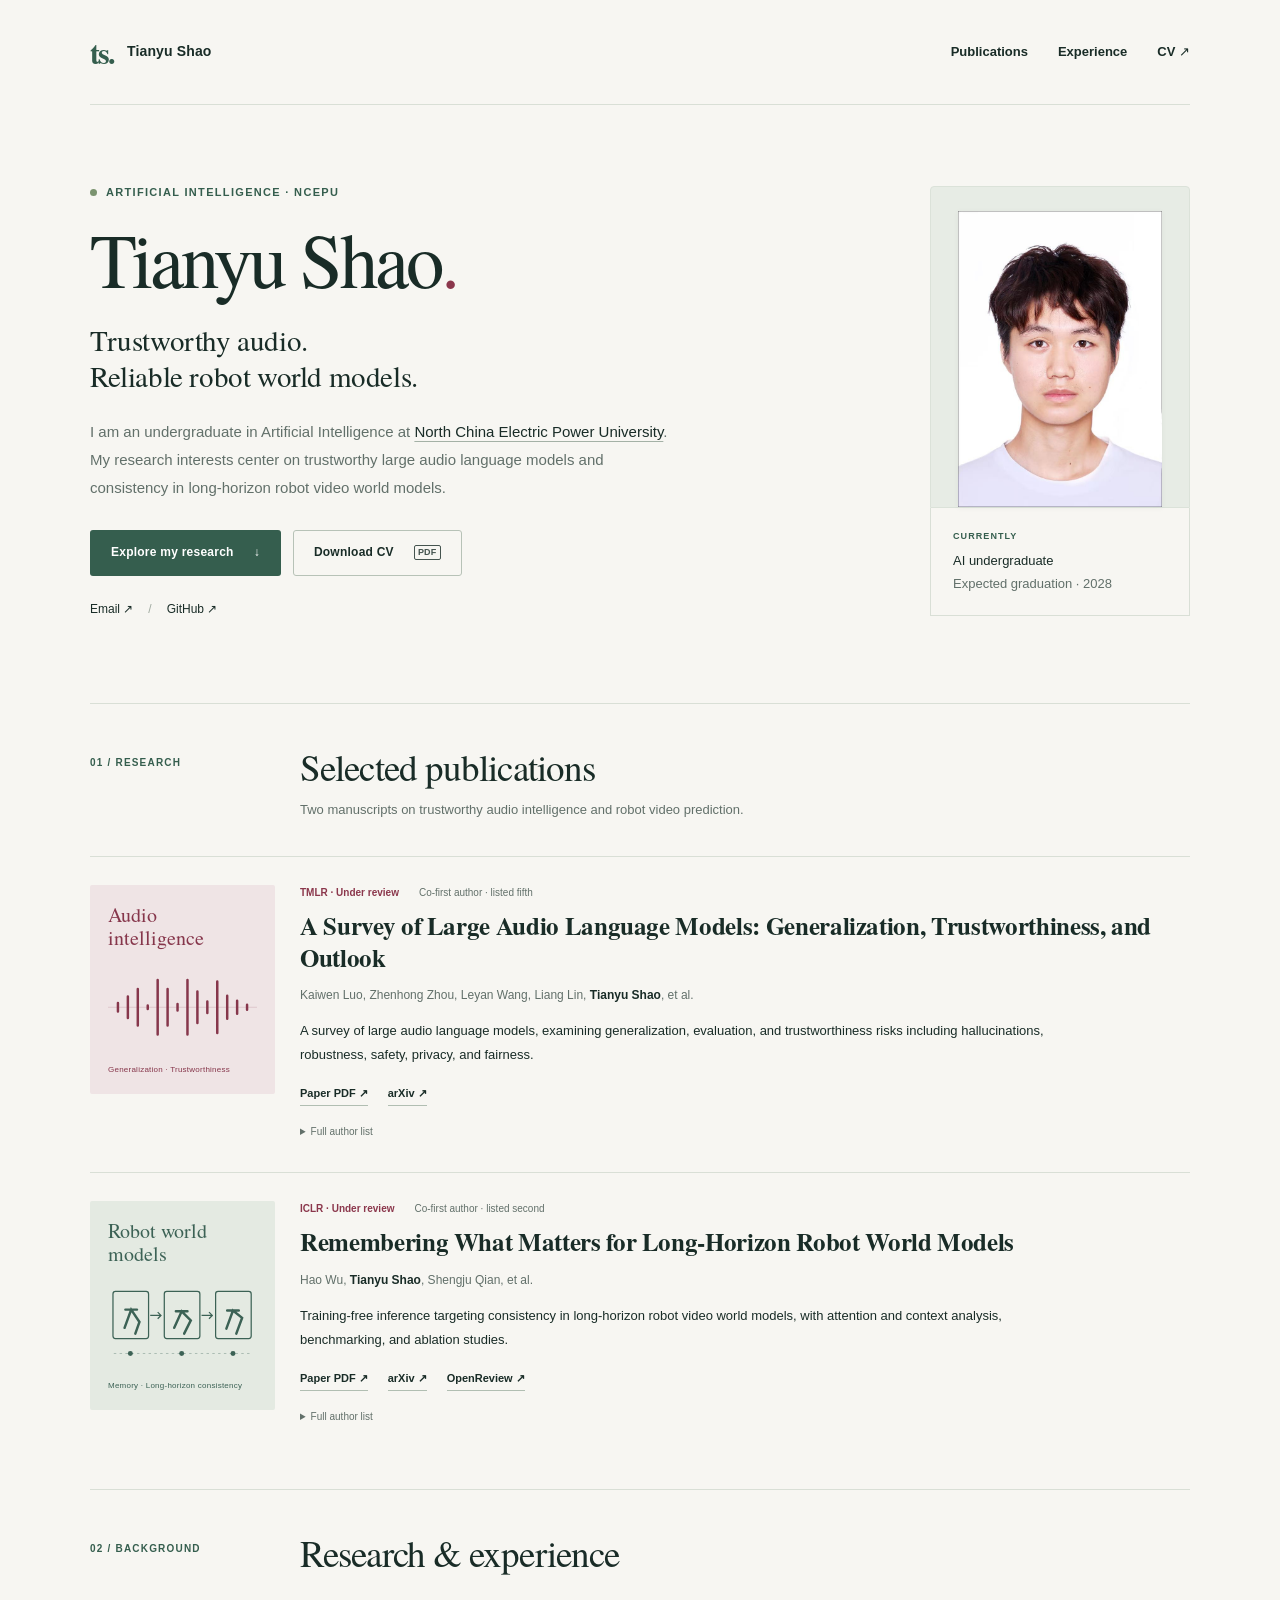
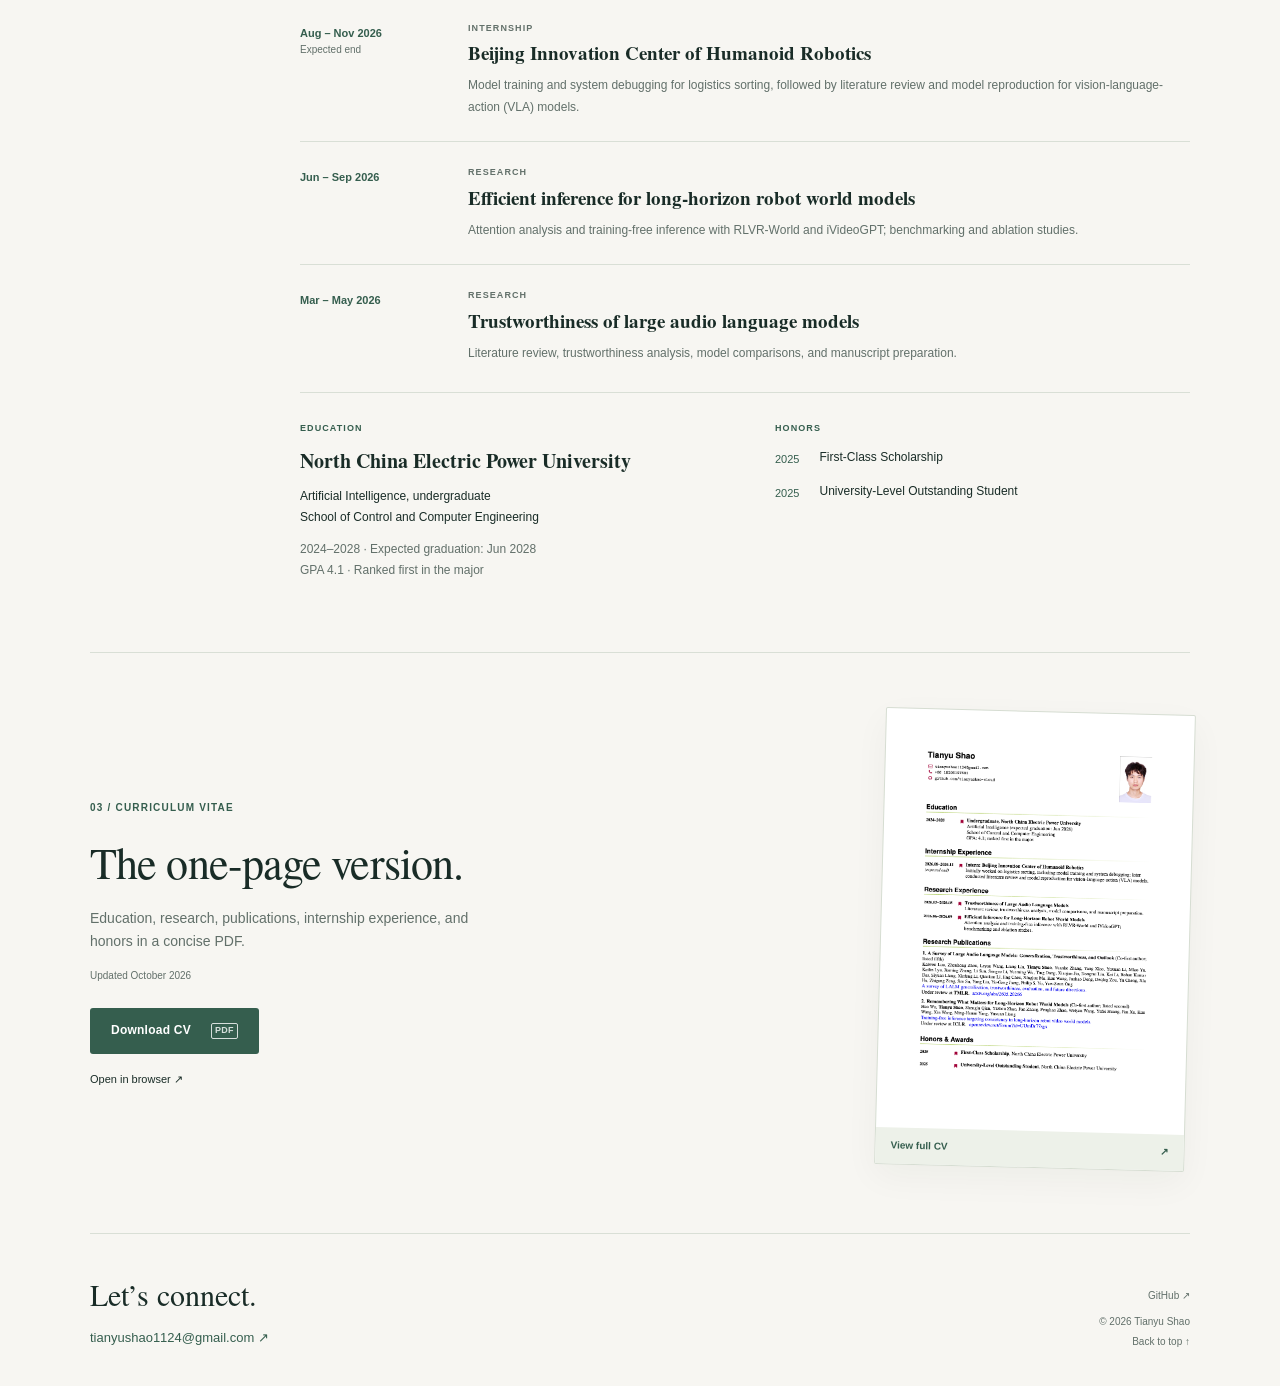
<file: index.html>
<!doctype html>
<html lang="en">
<head>
  <meta charset="utf-8">
  <meta name="viewport" content="width=device-width, initial-scale=1">
  <meta name="theme-color" content="#f7f6f2">
  <meta name="description" content="Tianyu Shao — artificial intelligence undergraduate at North China Electric Power University. Research in trustworthy audio language models and long-horizon robot world models.">
  <link rel="canonical" href="https://tianyushao-cloud.github.io/">
  <meta property="og:title" content="Tianyu Shao | Audio & Robot World Models">
  <meta property="og:description" content="Research, publications, experience, and curriculum vitae.">
  <meta property="og:type" content="website">
  <meta property="og:url" content="https://tianyushao-cloud.github.io/">
  <link rel="icon" href="favicon.svg" type="image/svg+xml">
  <link rel="stylesheet" href="style.css">
  <title>Tianyu Shao | Audio & Robot World Models</title>
</head>
<body>
  <a class="skip-link" href="#main">Skip to content</a>
  <header class="site-header">
    <a class="wordmark" href="#about" aria-label="Tianyu Shao, home"><span class="monogram" aria-hidden="true">ts.</span><span>Tianyu Shao</span></a>
    <nav aria-label="Main navigation">
      <a href="#publications">Publications</a>
      <a href="#experience">Experience</a>
      <a href="#cv">CV <span aria-hidden="true">↗</span></a>
    </nav>
  </header>

  <main id="main">
    <section id="about" class="hero container" aria-labelledby="hero-title">
      <div class="hero-copy">
        <p class="eyebrow"><span class="status-dot" aria-hidden="true"></span> Artificial Intelligence · NCEPU</p>
        <h1 id="hero-title">Tianyu Shao<span class="name-period">.</span></h1>
        <p class="hero-focus">Trustworthy audio.<br>Reliable robot world models.</p>
        <p class="bio">I am an undergraduate in Artificial Intelligence at <a href="https://english.ncepu.edu.cn/" target="_blank" rel="noopener noreferrer">North China Electric Power University</a>. My research interests center on trustworthy large audio language models and consistency in long-horizon robot video world models.</p>
        <div class="hero-actions">
          <a class="button button-primary" href="#publications">Explore my research <span aria-hidden="true">↓</span></a>
          <a class="button button-outline" href="Tianyu_Shao_CV.pdf" download="Tianyu_Shao_CV.pdf">Download CV <span class="file-label">PDF</span></a>
        </div>
        <div class="contact-links">
          <a href="mailto:tianyushao1124@gmail.com">Email <span aria-hidden="true">↗</span></a>
          <span aria-hidden="true">/</span>
          <a href="https://github.com/tianyushao-cloud" target="_blank" rel="noopener noreferrer">GitHub <span aria-hidden="true">↗</span></a>
        </div>
      </div>
      <figure class="portrait-block">
        <div class="portrait-mat"><img src="portrait.jpg" width="300" height="435" alt="Portrait of Tianyu Shao" fetchpriority="high"></div>
        <figcaption><span class="small-label">Currently</span>AI undergraduate<br><span class="muted">Expected graduation · 2028</span></figcaption>
      </figure>
    </section>

    <section id="publications" class="section container" aria-labelledby="publications-title">
      <div class="section-heading"><p class="section-index">01 / Research</p><div><h2 id="publications-title">Selected publications</h2><p class="section-intro">Two manuscripts on trustworthy audio intelligence and robot video prediction.</p></div></div>
      <article class="publication">
        <div class="paper-art audio-art" aria-hidden="true">
          <span class="art-label">Audio intelligence</span>
          <svg viewBox="0 0 180 90" fill="none"><path d="M0 45H180" stroke="currentColor" opacity=".2"/><g stroke="currentColor" stroke-width="3" stroke-linecap="round"><path d="M12 40v10m12-18v26m12-35v44m12-24v4m12-35v66m12-55v44m12-26v8m12-37v66m12-52v38m12-26v14m12-38v62m12-45v28m12-22v16m12-11v6"/></g></svg>
          <span class="art-footer">Generalization · Trustworthiness</span>
        </div>
        <div class="paper-body">
          <div class="paper-meta"><span class="venue">TMLR · Under review</span><span>Co-first author · listed fifth</span></div>
          <h3><a href="https://arxiv.org/abs/2605.20266v2" target="_blank" rel="noopener noreferrer">A Survey of Large Audio Language Models: Generalization, Trustworthiness, and Outlook</a></h3>
          <p class="authors">Kaiwen Luo, Zhenhong Zhou, Leyan Wang, Liang Lin, <strong>Tianyu Shao</strong>, et al.</p>
          <p class="paper-summary">A survey of large audio language models, examining generalization, evaluation, and trustworthiness risks including hallucinations, robustness, safety, privacy, and fairness.</p>
          <div class="paper-links"><a href="https://arxiv.org/pdf/2605.20266v2" target="_blank" rel="noopener noreferrer">Paper PDF <span aria-hidden="true">↗</span></a><a href="https://arxiv.org/abs/2605.20266v2" target="_blank" rel="noopener noreferrer">arXiv <span aria-hidden="true">↗</span></a></div>
          <details class="author-details"><summary>Full author list</summary><p>Kaiwen Luo, Zhenhong Zhou, Leyan Wang, Liang Lin, <strong>Tianyu Shao</strong>, Yuanhe Zhang, Yang Xiao, Yuxuan Li, Miao Yu, Kailin Lyu, Jiaming Zhang, Li Sun, Songze Li, Yueming Wu, Ting Dang, Xiaojun Jia, Dongrui Liu, Kai Li, Rohan Kumar Das, Siyuan Liang, Xinfeng Li, Qiankun Li, Jing Chen, Xingjun Ma, Kun Wang, Junhao Dong, Deqing Zou, Yu Cheng, Xia Hu, Zhigang Zeng, Sen Su, Yang Liu, Yu-Gang Jiang, Philip S. Yu, Yew-Soon Ong.</p></details>
        </div>
      </article>
      <article class="publication">
        <div class="paper-art world-art" aria-hidden="true">
          <span class="art-label">Robot world models</span>
          <svg viewBox="0 0 180 105" fill="none"><g stroke="currentColor" stroke-width="1.5"><rect x="6" y="15" width="43" height="57" rx="3"/><path d="m20 59 8-22 10 15-5 14M21 37h14" stroke-width="3" stroke-linecap="round"/><rect x="68" y="15" width="43" height="57" rx="3"/><path d="m80 59 9-20 11 11-8 16M82 39h14" stroke-width="3" stroke-linecap="round"/><rect x="130" y="15" width="43" height="57" rx="3"/><path d="m143 60 8-22 11 9-7 19M144 38h14" stroke-width="3" stroke-linecap="round"/><path d="M51 44h13m-4-4 4 4-4 4m53-4h13m-4-4 4 4-4 4"/></g><path d="M7 90h166" stroke="currentColor" stroke-dasharray="3 4" opacity=".4"/><circle cx="27" cy="90" r="3" fill="currentColor"/><circle cx="89" cy="90" r="3" fill="currentColor"/><circle cx="151" cy="90" r="3" fill="currentColor"/></svg>
          <span class="art-footer">Memory · Long-horizon consistency</span>
        </div>
        <div class="paper-body">
          <div class="paper-meta"><span class="venue">ICLR · Under review</span><span>Co-first author · listed second</span></div>
          <h3><a href="https://arxiv.org/abs/2610.14583" target="_blank" rel="noopener noreferrer">Remembering What Matters for Long-Horizon Robot World Models</a></h3>
          <p class="authors">Hao Wu, <strong>Tianyu Shao</strong>, Shengju Qian, et al.</p>
          <p class="paper-summary">Training-free inference targeting consistency in long-horizon robot video world models, with attention and context analysis, benchmarking, and ablation studies.</p>
          <div class="paper-links"><a href="https://arxiv.org/pdf/2610.14583" target="_blank" rel="noopener noreferrer">Paper PDF <span aria-hidden="true">↗</span></a><a href="https://arxiv.org/abs/2610.14583" target="_blank" rel="noopener noreferrer">arXiv <span aria-hidden="true">↗</span></a><a href="https://openreview.net/forum?id=UUmDr77sgx" target="_blank" rel="noopener noreferrer">OpenReview <span aria-hidden="true">↗</span></a></div>
          <details class="author-details"><summary>Full author list</summary><p>Hao Wu, <strong>Tianyu Shao</strong>, Shengju Qian, Yizhou Zhao, Fan Zhang, Penghao Zhao, Weiyan Wang, Yufei Huang, Fan Xu, Kun Wang, Xin Wang, Ming-Hsuan Yang, Yuxuan Liang.</p></details>
        </div>
      </article>
    </section>

    <section id="experience" class="section container" aria-labelledby="experience-title">
      <div class="section-heading"><p class="section-index">02 / Background</p><div><h2 id="experience-title">Research & experience</h2></div></div>
      <div class="timeline">
        <article class="timeline-entry"><div class="timeline-date">Aug – Nov 2026<span>Expected end</span></div><div><p class="entry-type">Internship</p><h3>Beijing Innovation Center of Humanoid Robotics</h3><p>Model training and system debugging for logistics sorting, followed by literature review and model reproduction for vision-language-action (VLA) models.</p></div></article>
        <article class="timeline-entry"><div class="timeline-date">Jun – Sep 2026</div><div><p class="entry-type">Research</p><h3>Efficient inference for long-horizon robot world models</h3><p>Attention analysis and training-free inference with RLVR-World and iVideoGPT; benchmarking and ablation studies.</p></div></article>
        <article class="timeline-entry"><div class="timeline-date">Mar – May 2026</div><div><p class="entry-type">Research</p><h3>Trustworthiness of large audio language models</h3><p>Literature review, trustworthiness analysis, model comparisons, and manuscript preparation.</p></div></article>
      </div>
      <div class="background-grid">
        <div><p class="small-label">Education</p><h3>North China Electric Power University</h3><p>Artificial Intelligence, undergraduate<br>School of Control and Computer Engineering</p><p class="muted">2024–2028 · Expected graduation: Jun 2028<br>GPA 4.1 · Ranked first in the major</p></div>
        <div><p class="small-label">Honors</p><ul class="honors"><li><span>2025</span><div>First-Class Scholarship</div></li><li><span>2025</span><div>University-Level Outstanding Student</div></li></ul></div>
      </div>
    </section>

    <section id="cv" class="section container cv-section" aria-labelledby="cv-title">
      <div class="cv-copy"><p class="section-index">03 / Curriculum vitae</p><h2 id="cv-title">The one-page version.</h2><p>Education, research, publications, internship experience, and honors in a concise PDF.</p><p class="updated">Updated October 2026</p><a class="button button-primary" href="Tianyu_Shao_CV.pdf" download="Tianyu_Shao_CV.pdf">Download CV <span class="file-label">PDF</span></a><a class="text-link" href="Tianyu_Shao_CV.pdf" target="_blank" rel="noopener">Open in browser <span aria-hidden="true">↗</span></a></div>
      <a class="cv-preview" href="Tianyu_Shao_CV.pdf" target="_blank" rel="noopener" aria-label="Open Tianyu Shao's one-page CV"><img src="cv-preview.png" width="893" height="1263" alt="Preview of Tianyu Shao's one-page curriculum vitae" loading="lazy"><span>View full CV <span aria-hidden="true">↗</span></span></a>
    </section>
  </main>

  <footer class="site-footer container"><div><p class="footer-name">Let’s connect.</p><a class="footer-email" href="mailto:tianyushao1124@gmail.com">tianyushao1124@gmail.com <span aria-hidden="true">↗</span></a></div><div class="footer-side"><a href="https://github.com/tianyushao-cloud" target="_blank" rel="noopener noreferrer">GitHub ↗</a><p>© 2026 Tianyu Shao</p><a class="back-top" href="#about">Back to top ↑</a></div></footer>
</body>
</html>
</file>
<file: style.css>
@font-face{font-family:AcademicSerif;src:url("serif-regular.otf") format("opentype");font-display:swap;font-weight:400}
@font-face{font-family:AcademicSerif;src:url("serif-bold.otf") format("opentype");font-display:swap;font-weight:700}
:root{--paper:#f7f6f2;--ink:#192c27;--muted:#62706a;--green:#355e4e;--sage:#e5ece4;--wine:#8b374c;--line:#d9dfd6;--serif:AcademicSerif,Georgia,serif;--sans:-apple-system,BlinkMacSystemFont,"Segoe UI",sans-serif}
*{box-sizing:border-box}
html{scroll-behavior:smooth;scroll-padding-top:35px}
body{margin:0;background:var(--paper);color:var(--ink);font-family:var(--sans);font-size:16px;line-height:1.65;-webkit-font-smoothing:antialiased}
a{color:inherit;text-decoration:none;text-underline-offset:4px}
a:hover{text-decoration:underline}
a:focus-visible,summary:focus-visible{outline:3px solid var(--wine);outline-offset:6px;border-radius:2px}
.container,.site-header{width:min(1100px,calc(100% - 96px));margin-inline:auto}
.skip-link{position:absolute;top:-80px;left:20px;background:var(--ink);color:white;padding:10px 18px;z-index:10}
.skip-link:focus{top:12px}
.site-header{display:flex;align-items:center;justify-content:space-between;min-height:105px;border-bottom:1px solid var(--line);gap:24px}
.wordmark{display:inline-flex;align-items:center;gap:13px;font-weight:650;font-size:14px;letter-spacing:.01em;white-space:nowrap}
.monogram{font:700 30px/1 var(--serif);letter-spacing:-2px;color:var(--green)}
nav{display:flex;align-items:center;gap:30px;font-size:13px;font-weight:550}
nav a{padding-block:12px}
.hero{display:grid;grid-template-columns:minmax(0,1fr) 260px;gap:100px;align-items:center;padding-block:78px 84px}
.eyebrow,.small-label,.section-index,.entry-type{font-size:11px;letter-spacing:.12em;text-transform:uppercase;font-weight:650}
.eyebrow{display:flex;gap:9px;align-items:center;color:var(--green);margin:0 0 18px}
.status-dot{display:inline-block;width:7px;height:7px;border-radius:50%;background:#7a936f}
h1,h2,h3,p{margin-top:0}
h1{font:400 clamp(56px,6vw,84px)/1.05 var(--serif);letter-spacing:-3px;margin-bottom:22px}
.name-period{color:var(--wine)}
.hero-focus{font:400 29px/1.25 var(--serif);letter-spacing:-.4px;margin-bottom:24px}
.bio{max-width:590px;color:var(--muted);font-size:15px;line-height:1.85;margin-bottom:28px}
.bio a{color:var(--ink);text-decoration:underline;text-decoration-color:#a4b1a6}
.hero-actions{display:flex;gap:12px;flex-wrap:wrap;margin-top:5px}
.button{display:inline-flex;align-items:center;justify-content:center;gap:20px;min-height:46px;padding:11px 20px;font-size:12px;font-weight:600;letter-spacing:.02em;border:1px solid transparent;border-radius:3px;transition:background .18s,color .18s}
.button:hover{text-decoration:none}
.button-primary{background:var(--green);color:#fff}
.button-primary:hover{background:#264737}
.button-outline{border-color:#b7c2b7;background:transparent}
.button-outline:hover{background:var(--sage)}
.file-label{font-size:9px;font-weight:700;border:1px solid currentColor;border-radius:2px;padding:0 3px;line-height:1.5;opacity:.8}
.contact-links{display:flex;gap:15px;align-items:center;font-size:12px;margin-top:24px}
.contact-links>span{color:#a0aaa0}
.portrait-block{margin:0;position:relative}
.portrait-mat{padding:24px 27px 0;background:#e7ece5;border:1px solid #dbe2d9;border-radius:4px 4px 0 0}
.portrait-mat img{display:block;width:100%;height:auto;max-height:300px;object-fit:cover;object-position:center top;box-shadow:0 1px 6px #1228180c}
.portrait-block figcaption{padding:20px 22px;border:1px solid var(--line);border-top:0;font-size:13px;line-height:1.8}
.portrait-block .small-label{display:block;color:var(--green);font-size:9px;margin-bottom:4px}
.muted{color:var(--muted)}
.section{border-top:1px solid var(--line);padding-top:42px;padding-bottom:60px}
.section-heading{display:grid;grid-template-columns:185px minmax(0,1fr);gap:25px;align-items:start;margin-bottom:36px}
.section-index{margin:9px 0 0;color:var(--green);font-size:10px}
h2{font:400 37px/1.15 var(--serif);letter-spacing:-.9px;margin-bottom:10px}
.section-intro{font-size:13px;color:var(--muted);margin-bottom:0}
.publication{display:grid;grid-template-columns:185px minmax(0,1fr);gap:25px;padding:28px 0;border-top:1px solid var(--line)}
.publication:last-child{padding-bottom:0}
.paper-art{align-self:start;aspect-ratio:1/1.13;display:flex;flex-direction:column;justify-content:space-between;padding:18px;border-radius:2px;overflow:hidden}
.audio-art{background:#efe4e5;color:#86364b}
.world-art{background:#e4eae2;color:#3c6255}
.art-label{font:400 20px/1.15 var(--serif);max-width:120px}
.art-footer{font-size:8px;line-height:1.5;letter-spacing:.03em}
.paper-art svg{width:100%;height:auto}
.paper-meta{display:flex;gap:12px 20px;flex-wrap:wrap;align-items:center;font-size:10px;line-height:1.5;color:var(--muted);margin-bottom:10px}
.venue{font-weight:650;color:var(--wine)}
.paper-body h3{font:700 25px/1.25 var(--serif);letter-spacing:-.35px;margin-bottom:12px}
.paper-body h3 a:hover{text-decoration-color:#9bad9e}
.authors{font-size:12px;color:var(--muted);margin-bottom:13px;line-height:1.8}
.authors strong,.author-details strong{color:var(--ink);font-weight:650}
.paper-summary{font-size:13px;line-height:1.8;margin-bottom:15px;max-width:760px}
.paper-links{display:flex;gap:20px;flex-wrap:wrap;font-size:11px;font-weight:650}
.paper-links a{padding-block:3px;border-bottom:1px solid #b1beb2}
.author-details{margin-top:14px;color:var(--muted);font-size:11px;line-height:1.8}
.author-details summary{cursor:pointer;display:list-item;width:max-content;max-width:100%;font-size:10px;padding:3px 0}
.author-details p{margin-top:10px;margin-bottom:0;max-width:740px}
.timeline{margin-left:210px}
.timeline-entry{display:grid;grid-template-columns:145px minmax(0,1fr);gap:23px;border-top:1px solid var(--line);padding:23px 0}
.timeline-entry:first-child{border-top:0;padding-top:0}
.timeline-date{font-size:11px;color:var(--green);font-weight:600;padding-top:3px}
.timeline-date span{display:block;color:var(--muted);font-size:10px;font-weight:400}
.entry-type{font-size:9px;color:var(--muted);margin-bottom:5px}
.timeline-entry h3{font:700 19px/1.35 var(--serif);margin-bottom:8px}
.timeline-entry p:not(.entry-type){font-size:12px;line-height:1.85;color:var(--muted);margin-bottom:0}
.background-grid{display:grid;grid-template-columns:1fr 1fr;gap:60px;margin-left:210px;padding-top:28px;margin-top:5px;border-top:1px solid var(--line)}
.background-grid .small-label{color:var(--green);margin-bottom:12px;font-size:9px}
.background-grid h3{font:700 20px/1.3 var(--serif);margin-bottom:12px}
.background-grid p:not(.small-label){font-size:12px;line-height:1.8;margin-bottom:10px}
.honors{list-style:none;padding:0;margin:0;font-size:12px}
.honors li{display:flex;gap:20px;padding-bottom:14px}
.honors li span{color:var(--green);font-size:11px;padding-top:2px}
.cv-section{display:grid;grid-template-columns:1fr 310px;gap:100px;align-items:center;padding-top:58px;padding-bottom:65px}
.cv-copy .section-index{margin-bottom:20px}
.cv-copy h2{font-size:44px;margin-bottom:20px}
.cv-copy>p:not(.section-index){font-size:14px;color:var(--muted);max-width:420px}
.cv-copy .updated{font-size:10px!important;margin-bottom:24px}
.text-link{display:block;font-size:11px;margin-top:16px;width:max-content}
.cv-preview{display:block;position:relative;background:white;border:1px solid #d6ddd2;box-shadow:0 12px 35px #20311c0b;padding:13px 13px 0;border-radius:2px;transform:rotate(1.5deg);transition:transform .2s}
.cv-preview:hover{transform:rotate(0deg);text-decoration:none}
.cv-preview img{display:block;width:100%;height:auto}
.cv-preview>span{display:flex;justify-content:space-between;align-items:center;background:#edf1e9;margin:7px -13px 0;padding:10px 15px;font-size:10px;color:var(--green);font-weight:600}
.site-footer{display:flex;justify-content:space-between;gap:40px;border-top:1px solid var(--line);padding:42px 0 35px;align-items:end}
.footer-name{font:400 30px/1.2 var(--serif);margin-bottom:12px}
.footer-email{font-size:13px;color:var(--green)}
.footer-side{text-align:right;font-size:10px;color:var(--muted)}
.footer-side p{margin:9px 0 4px}
.back-top{font-size:10px}
@media(min-width:1450px){.hero{padding-block:98px 105px}}
@media(max-width:1000px){.container,.site-header{width:calc(100% - 64px)}.hero{gap:50px;grid-template-columns:minmax(0,1fr) 220px}h1{font-size:64px}.section-heading,.publication{grid-template-columns:155px minmax(0,1fr)}.timeline,.background-grid{margin-left:180px}.timeline-entry{grid-template-columns:125px minmax(0,1fr);gap:16px}.background-grid{gap:30px}.paper-body h3{font-size:23px}.paper-art{padding:15px}.art-label{font-size:19px}.cv-section{gap:50px;grid-template-columns:1fr 270px}.cv-copy h2{font-size:38px}}
@media(max-width:720px){.container,.site-header{width:calc(100% - 40px)}.site-header{min-height:80px;gap:18px}.wordmark{font-size:12px;gap:8px}.monogram{font-size:25px}nav{gap:16px;font-size:11px}.hero{grid-template-columns:1fr;gap:36px;padding-block:43px 45px}.eyebrow{font-size:9px;letter-spacing:.08em;margin-bottom:16px}h1{font-size:62px;margin-bottom:19px;letter-spacing:-2.5px}.hero-focus{font-size:28px}.bio{font-size:14px;line-height:1.8}.hero-actions{gap:10px}.button{min-height:46px;padding-inline:17px;gap:14px;font-size:11px}.contact-links{margin-top:20px}.portrait-block{display:flex;align-items:center;gap:24px}.portrait-mat{width:108px;padding:10px 11px 0;flex-shrink:0;border-radius:3px}.portrait-mat img{height:116px;object-fit:cover}.portrait-block figcaption{border:0;padding:0;font-size:12px}.section{padding-top:30px;padding-bottom:38px}.section-heading{grid-template-columns:1fr;gap:12px;margin-bottom:25px}.section-index{margin-top:0;font-size:9px}h2{font-size:33px}.section-intro{font-size:12px}.publication{grid-template-columns:1fr;gap:19px;padding-block:24px}.paper-art{width:100%;aspect-ratio:auto;min-height:106px;display:grid;grid-template-columns:1fr 112px;grid-template-rows:1fr auto;gap:5px 15px;padding:17px}.paper-art svg{grid-column:2;grid-row:1/3;width:112px;max-height:79px;align-self:center}.art-label{font-size:21px;max-width:210px}.art-footer{font-size:8px}.paper-meta{font-size:9px;gap:7px 18px}.paper-body h3{font-size:24px}.authors{font-size:11px}.paper-summary{font-size:12px}.timeline,.background-grid{margin-left:0}.timeline-entry{grid-template-columns:110px minmax(0,1fr);gap:14px;padding:20px 0}.timeline-date{font-size:10px}.timeline-entry h3{font-size:18px}.timeline-entry p:not(.entry-type){font-size:11px}.background-grid{grid-template-columns:1fr;gap:25px;padding-top:25px}.background-grid h3{font-size:20px}.honors{max-width:400px}.cv-section{grid-template-columns:1fr;gap:33px;padding-top:35px;padding-bottom:45px}.cv-copy h2{font-size:36px}.cv-copy>p:not(.section-index){font-size:13px}.cv-preview{width:265px;justify-self:center;transform:rotate(1deg)}.site-footer{padding-block:30px;align-items:start;flex-direction:column;gap:25px}.footer-side{text-align:left}.footer-name{font-size:28px}.footer-email{font-size:12px}}
@media(max-width:370px){.container,.site-header{width:calc(100% - 32px)}.wordmark>span:last-child{display:none}nav{gap:17px}h1{font-size:55px}.hero-actions{flex-direction:column;align-items:start}.timeline-entry{grid-template-columns:1fr;gap:8px}.timeline-date span{display:inline;margin-left:10px}.cv-preview{width:240px}}
@media(prefers-reduced-motion:reduce){html{scroll-behavior:auto}*,*::before,*::after{transition:none!important}}
@media print{.site-header nav,.hero-actions,.paper-art,.cv-section,.site-footer,.contact-links{display:none}.container,.site-header{width:100%}.hero{display:block;padding:20px 0}.portrait-block{display:none}.section{padding:15px 0}.section-heading,.publication,.timeline-entry{display:block}.timeline,.background-grid{margin-left:0}.paper-body h3{font-size:18px}.author-details{display:none}body{background:white;color:black}}
</file>
